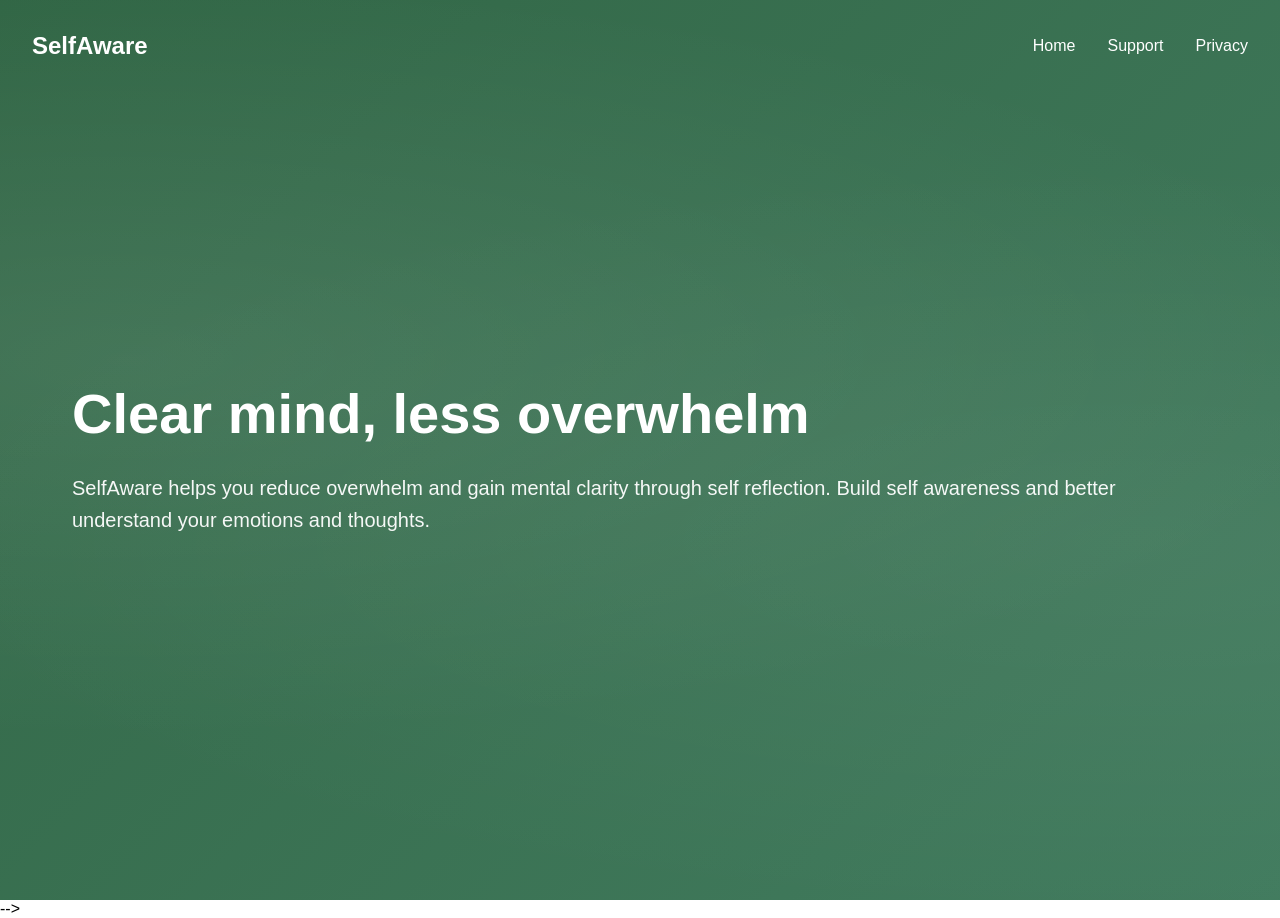
<file: index.html>
<!DOCTYPE html>
<html lang="en">
<head>
    <meta charset="UTF-8">
    <meta name="viewport" content="width=device-width, initial-scale=1.0">
    <title>SelfAware: Emotional Discovery</title>
    <link rel="stylesheet" href="styles.css">
</head>
<body>
    <div class="wave-background">
        <nav> 
            <div class="logo">SelfAware</div>
            <div class="nav-links">
                <a href="index.html">Home</a>
                <a href="support.html">Support</a>
                <a href="privacy.html">Privacy</a>
            </div>
        </nav>

        <div class="hero">
            <div class="hero-content">
                <h1>Clear mind, less overwhelm</h1>
                <p>SelfAware helps you reduce overwhelm and gain mental clarity through self reflection. Build self awareness and better understand your emotions and thoughts.</p>
            </div>

         <!--    <div class="phone-mockup">
                <div class="phone">
                    <div class="phone-screen">
                        <!-- Your App Interface -->
                    </div>
                </div>
            </div> -->
        </div>
    </div>
</body>
</html>
</file>
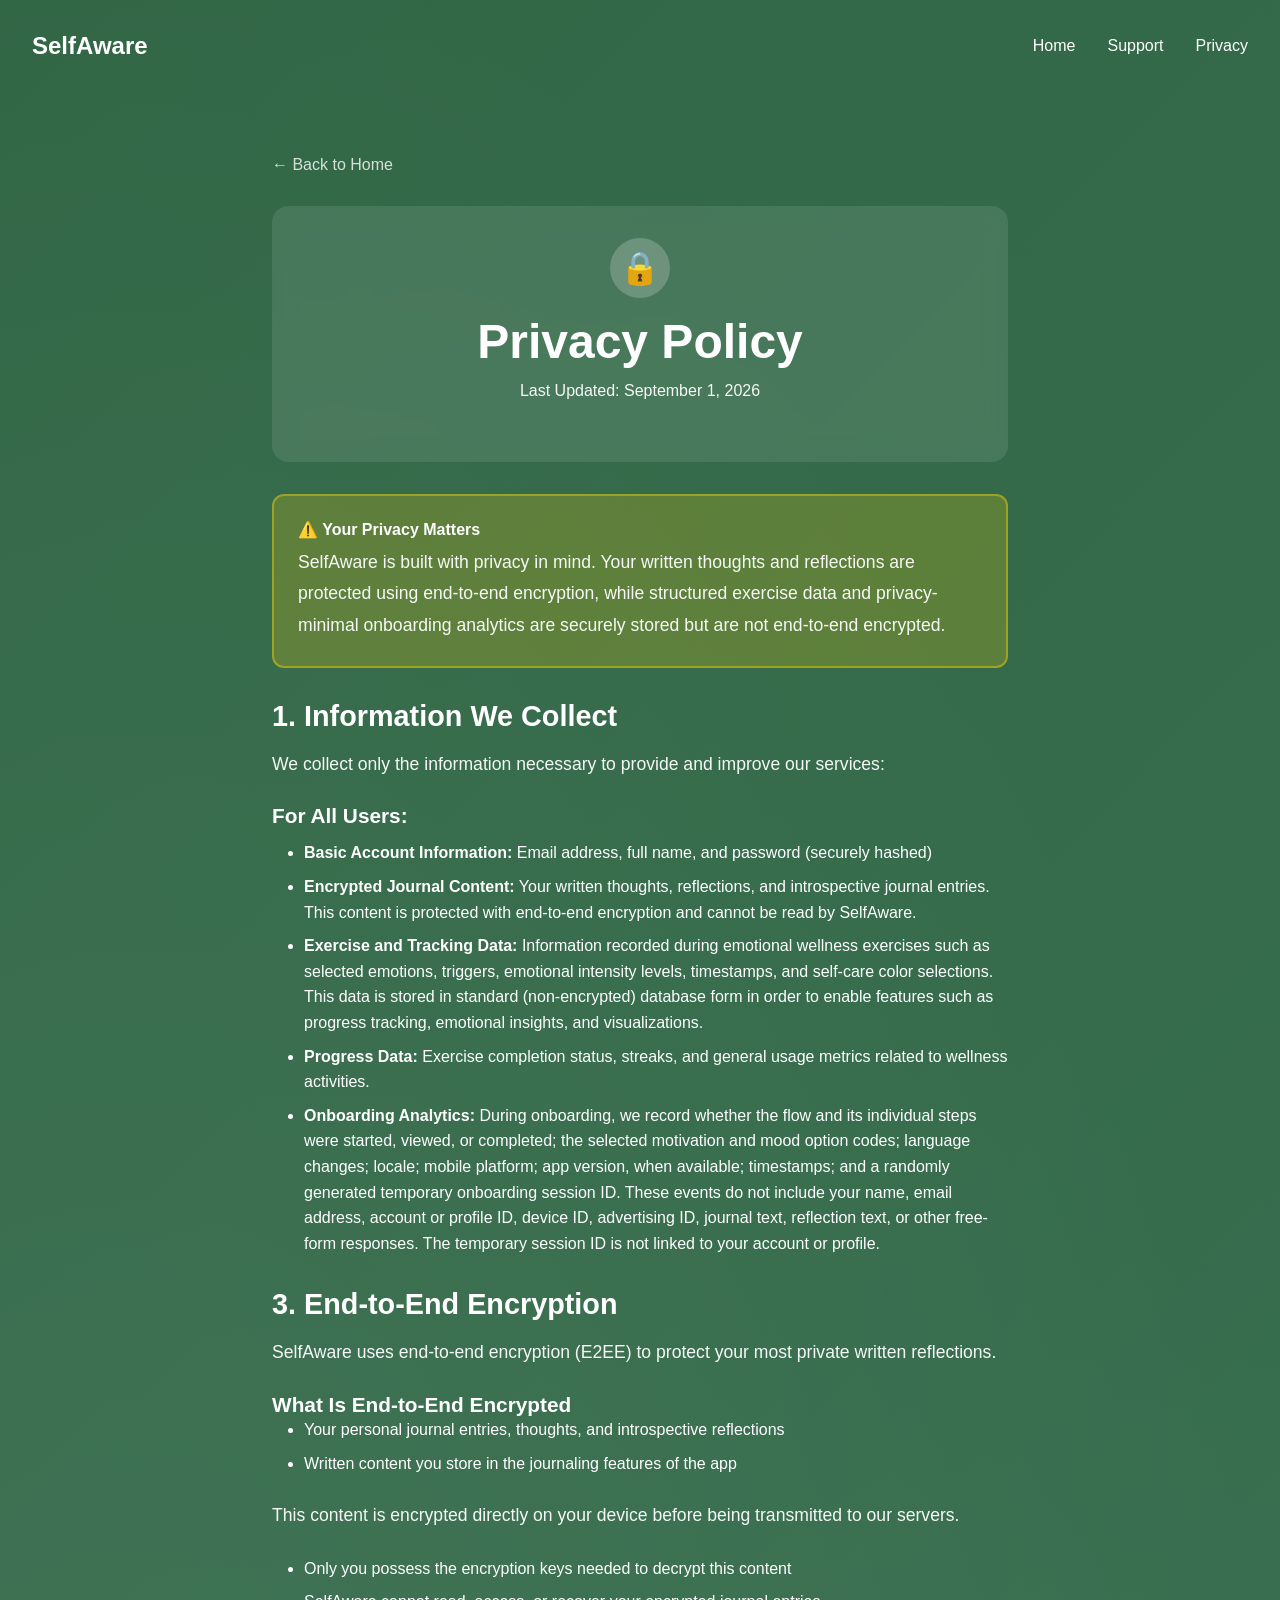
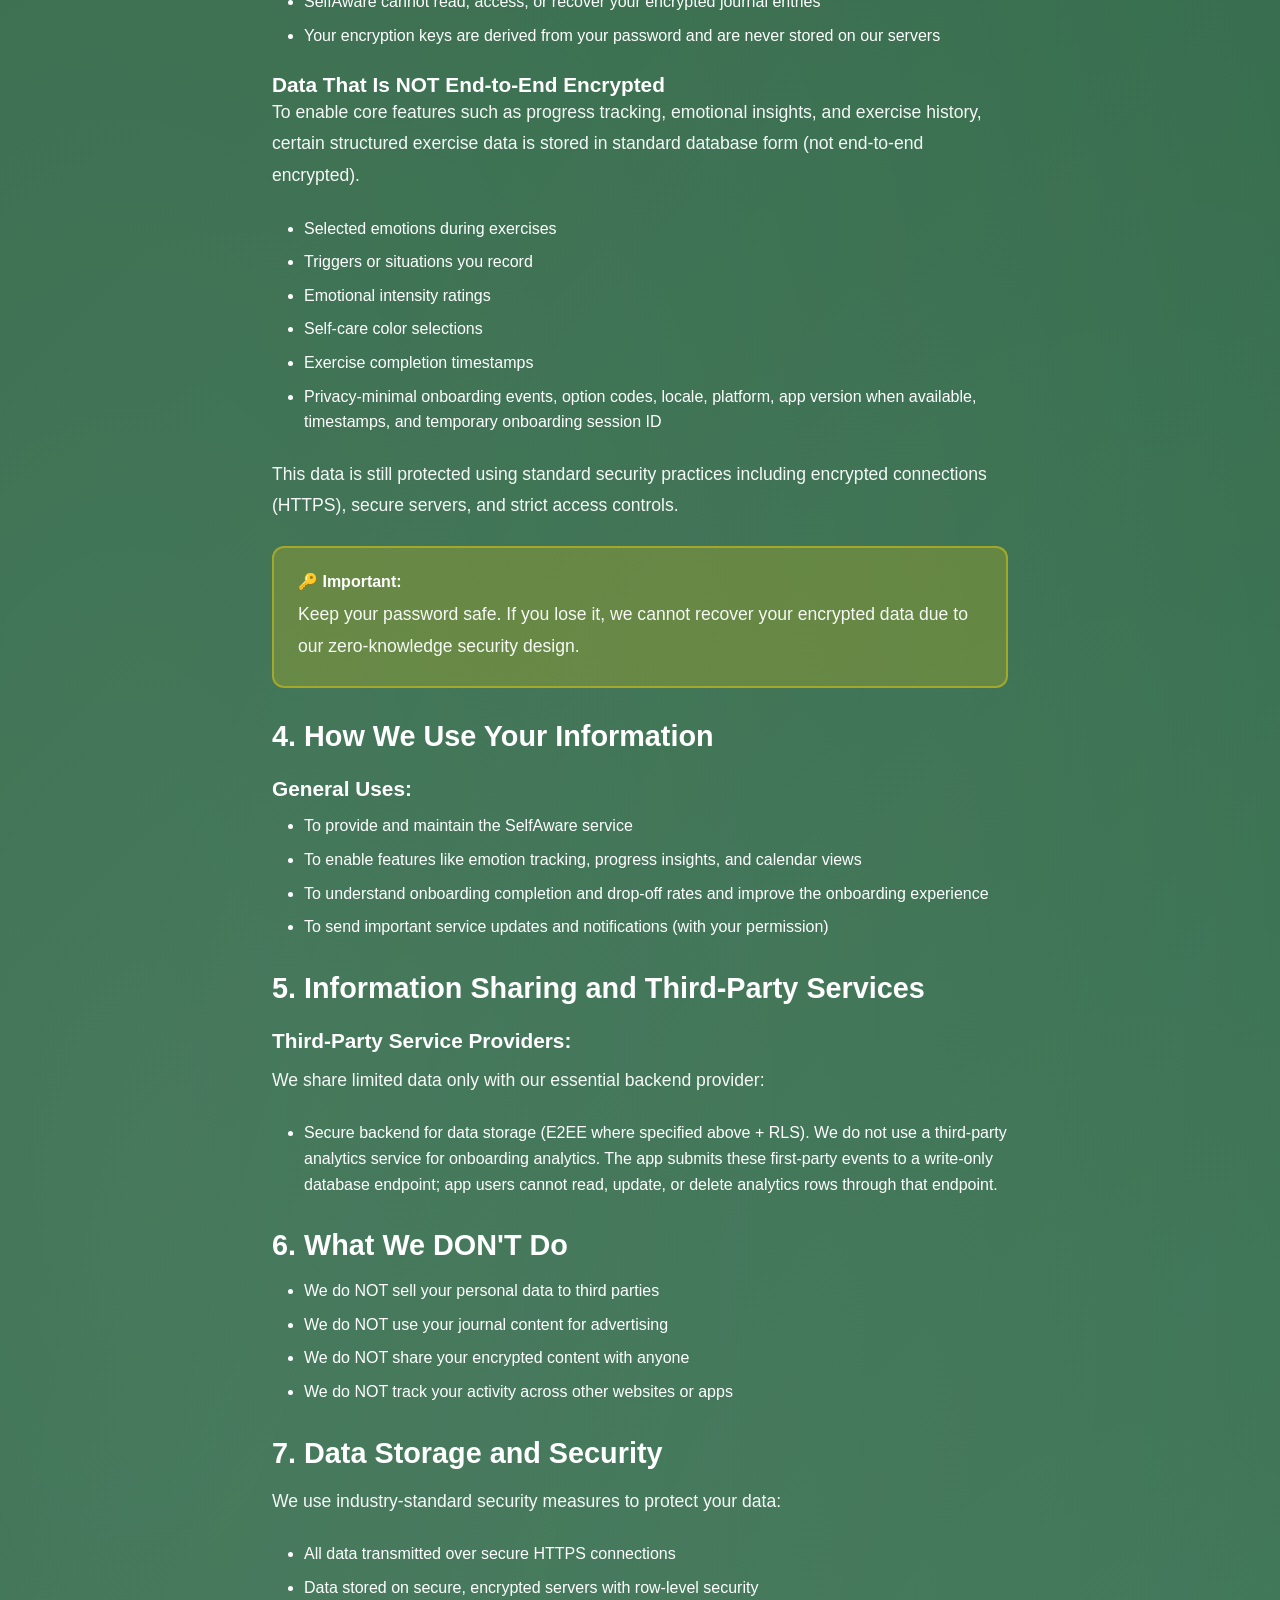
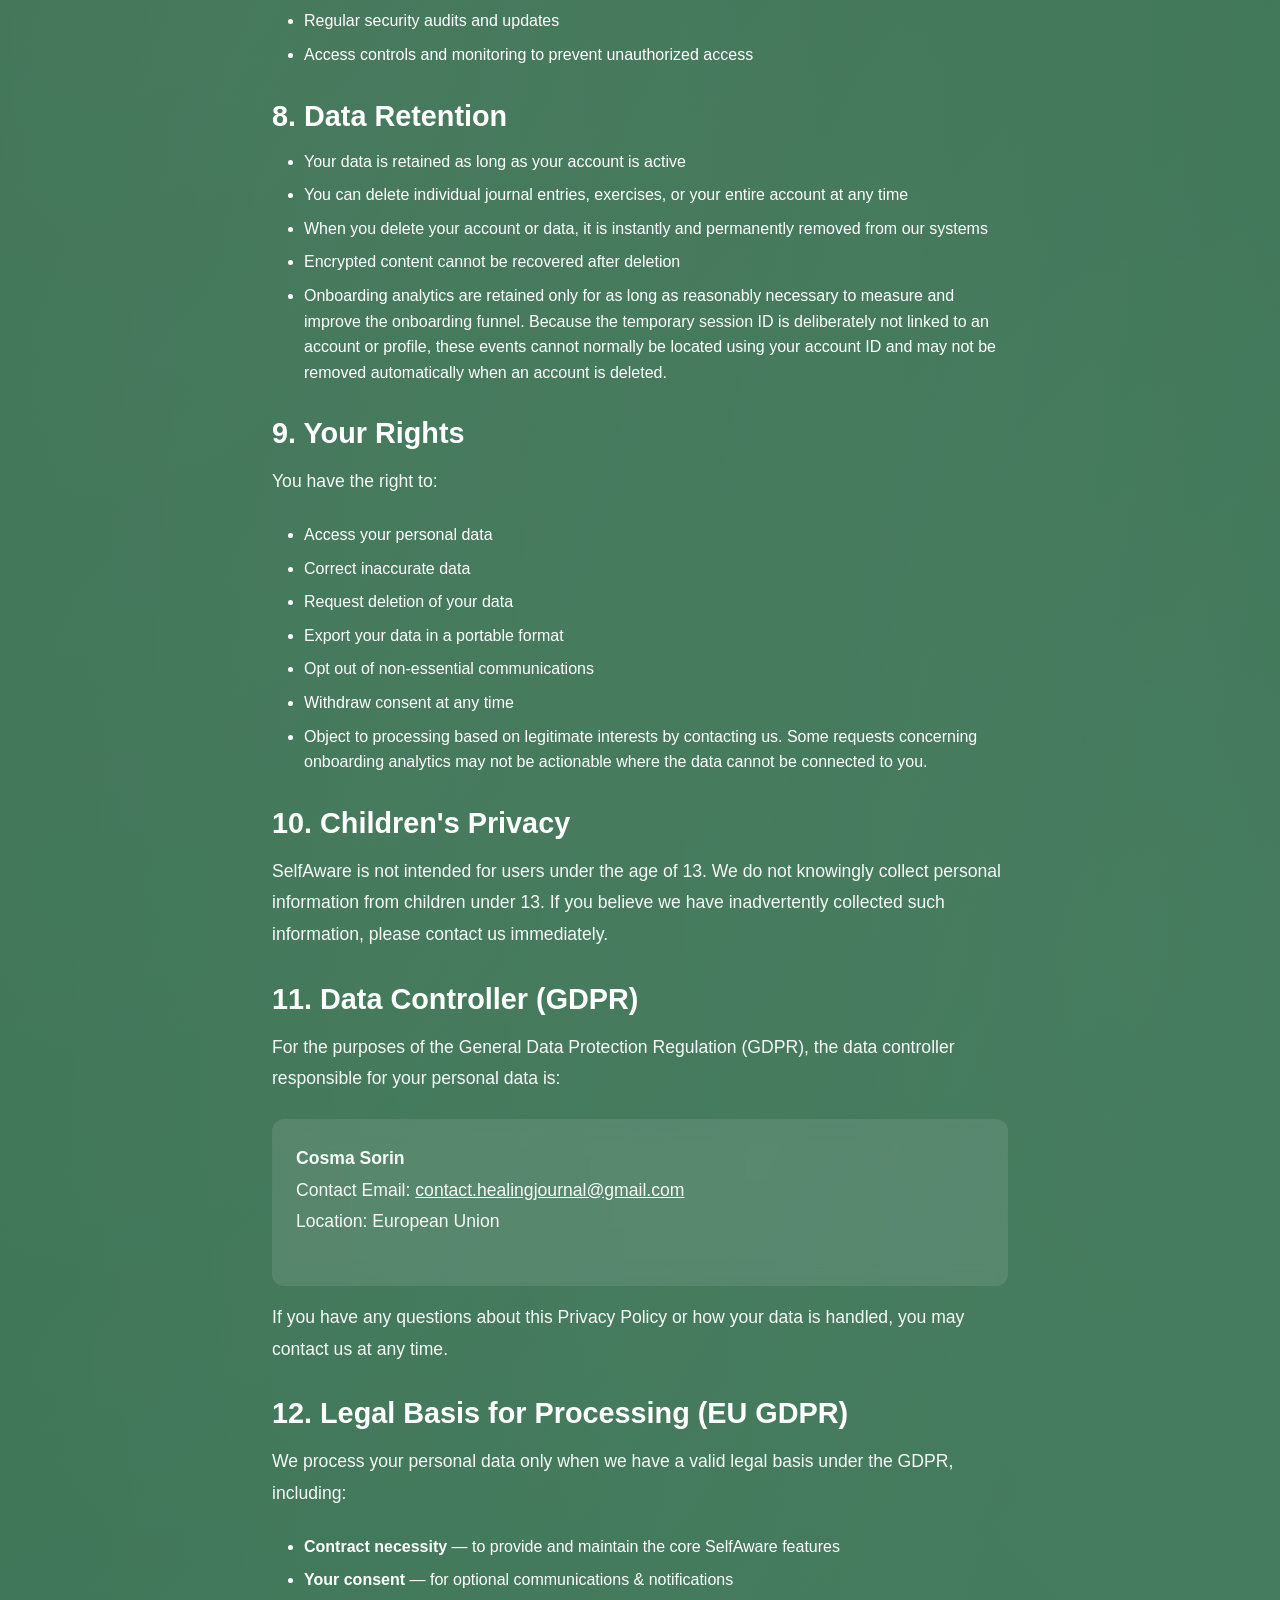
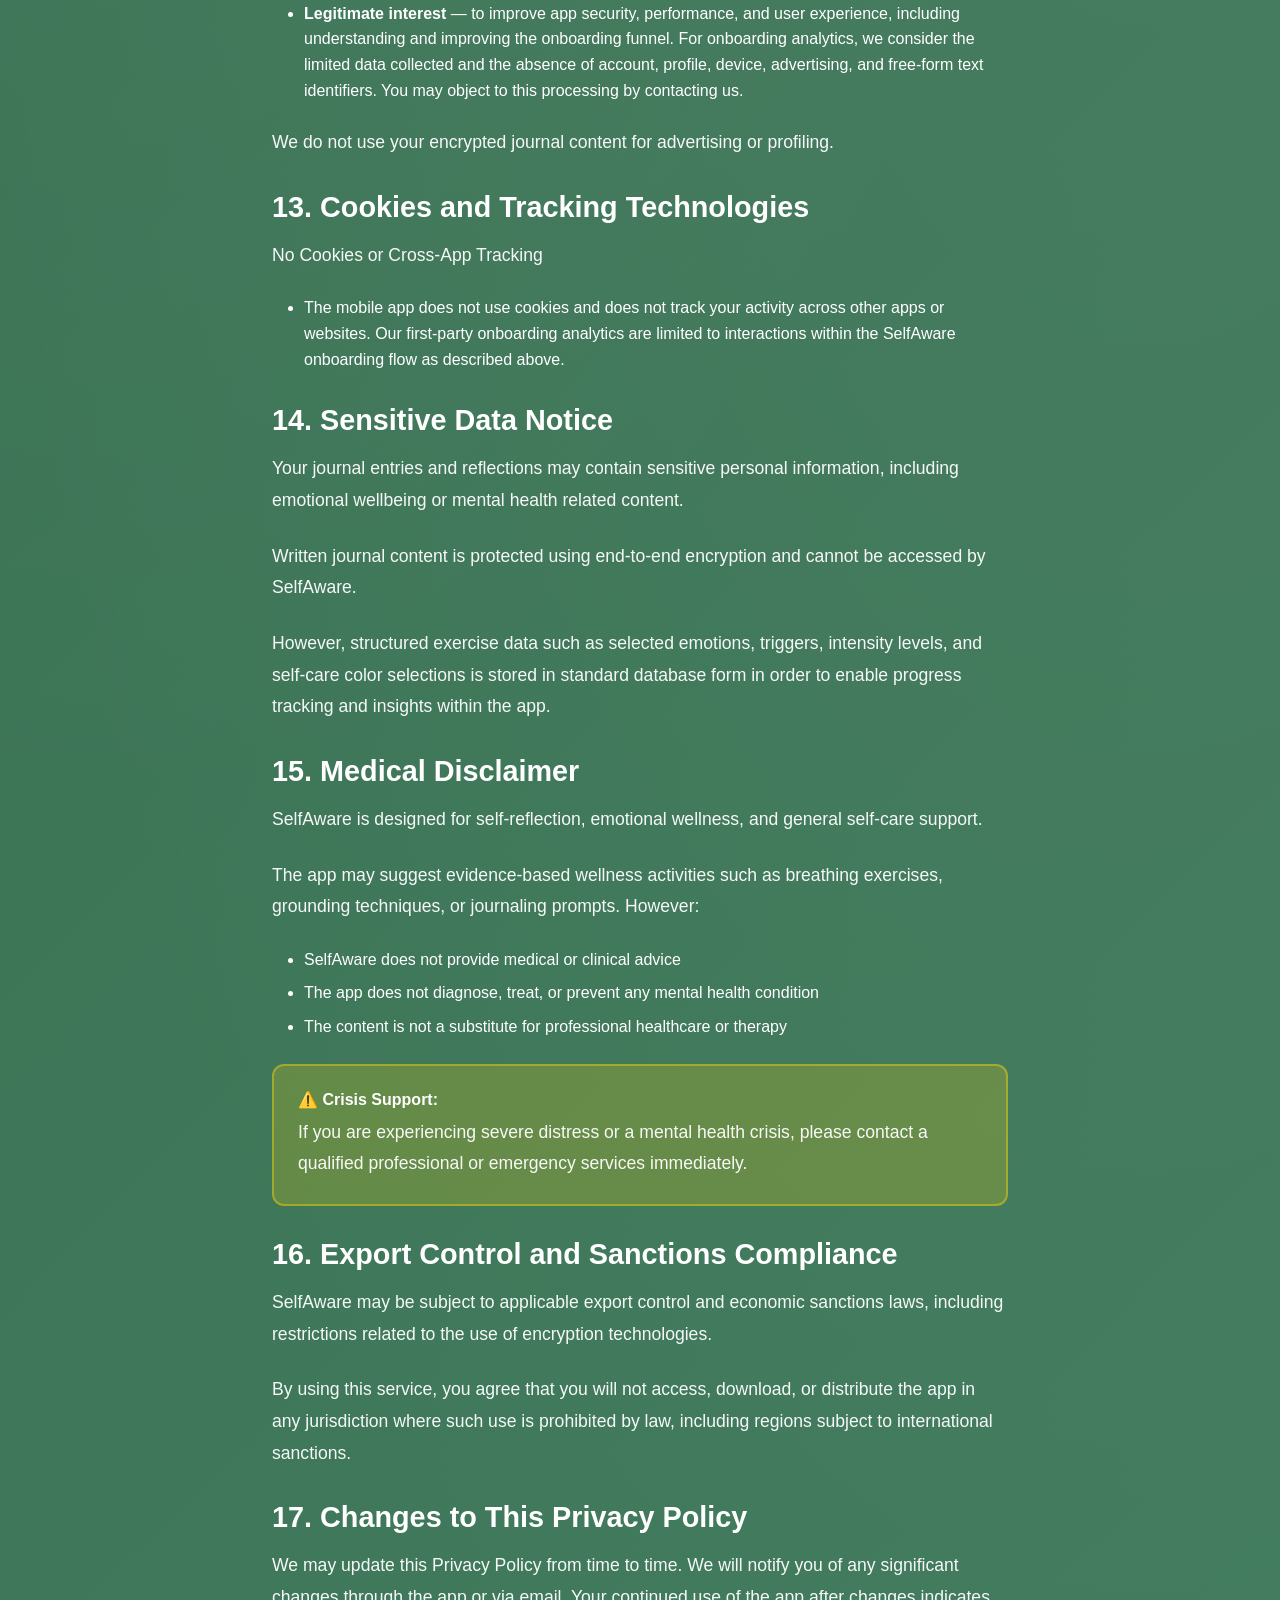
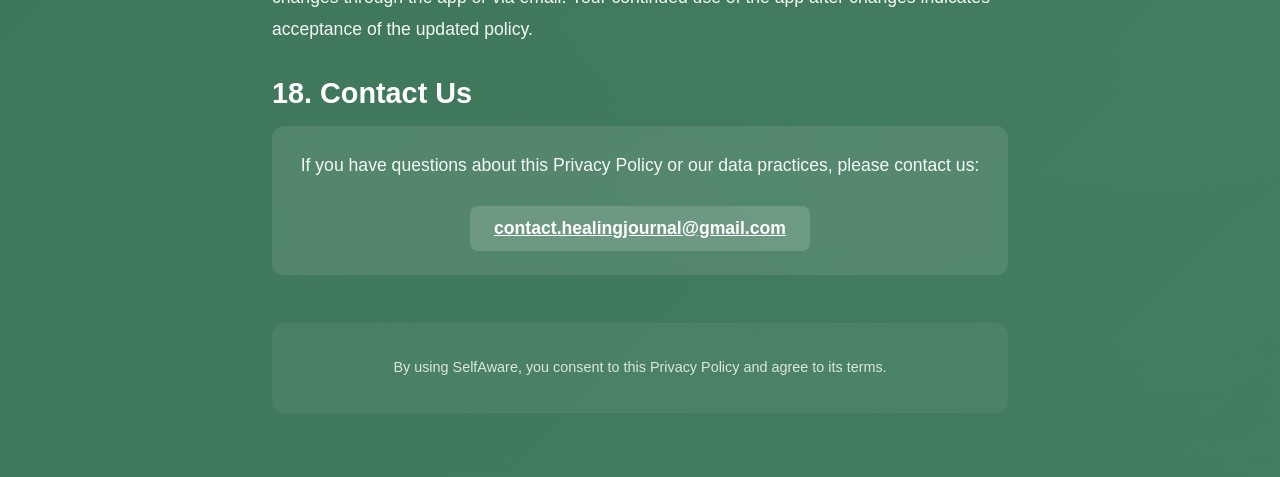
<file: privacy.html>
<!DOCTYPE html>
<html lang="en">
<head>
    <meta charset="UTF-8">
    <meta name="viewport" content="width=device-width, initial-scale=1.0">
    <title>Privacy Policy - SelfAware</title>
    <link rel="stylesheet" href="styles.css">
</head>
<body>
    <div class="wave-background">
        <nav>
            <div class="logo">SelfAware</div>
            <div class="nav-links">
                <a href="index.html">Home</a>
                <a href="support.html">Support</a>
                <a href="privacy.html">Privacy</a>
            </div>
        </nav>

        <div class="content-page">
            <a href="index.html" class="back-link">&larr; Back to Home</a>
            
            <!-- Hero Header -->
            <div style="text-align: center; padding: 2rem; background: rgba(255, 255, 255, 0.1); border-radius: 16px; margin-bottom: 2rem; backdrop-filter: blur(10px);">
                <div style="width: 60px; height: 60px; background: rgba(255, 255, 255, 0.2); border-radius: 50%; display: inline-flex; align-items: center; justify-content: center; margin-bottom: 1rem;">
                    <span style="font-size: 2rem;">🔒</span>
                </div>
                <h1 style="margin-bottom: 0.5rem;">Privacy Policy</h1>
                <p style="font-size: 1rem; opacity: 0.95;">Last Updated: September 1, 2026</p>
            </div>

            <!-- Privacy Notice -->
            <div style="background: rgba(255, 215, 0, 0.2); padding: 1.5rem; border-radius: 12px; margin-bottom: 2rem; border: 2px solid rgba(255, 215, 0, 0.4);">
                <strong style="display: block; margin-bottom: 0.5rem;">⚠️ Your Privacy Matters</strong>
                <p style="margin: 0;">
                SelfAware is built with privacy in mind. Your written thoughts and reflections are protected using end-to-end encryption, while structured exercise data and privacy-minimal onboarding analytics are securely stored but are not end-to-end encrypted.
                </p>
            </div>

            <h2>1. Information We Collect</h2>
            <p>We collect only the information necessary to provide and improve our services:</p>
            
            <h3 style="font-size: 1.3rem; margin-top: 1.5rem; margin-bottom: 0.75rem;">For All Users:</h3>
            <ul>
                <li><strong>Basic Account Information:</strong> Email address, full name, and password (securely hashed)</li>

                <li><strong>Encrypted Journal Content:</strong> Your written thoughts, reflections, and introspective journal entries. This content is protected with end-to-end encryption and cannot be read by SelfAware.</li>

                <li><strong>Exercise and Tracking Data:</strong> Information recorded during emotional wellness exercises such as selected emotions, triggers, emotional intensity levels, timestamps, and self-care color selections. This data is stored in standard (non-encrypted) database form in order to enable features such as progress tracking, emotional insights, and visualizations.</li>

                <li><strong>Progress Data:</strong> Exercise completion status, streaks, and general usage metrics related to wellness activities.</li>

                <li><strong>Onboarding Analytics:</strong> During onboarding, we record whether the flow and its individual steps were started, viewed, or completed; the selected motivation and mood option codes; language changes; locale; mobile platform; app version, when available; timestamps; and a randomly generated temporary onboarding session ID. These events do not include your name, email address, account or profile ID, device ID, advertising ID, journal text, reflection text, or other free-form responses. The temporary session ID is not linked to your account or profile.</li>
            </ul>

            <h2>3. End-to-End Encryption</h2>
            <p>SelfAware uses end-to-end encryption (E2EE) to protect your most private written reflections.</p>

            <h3 style="font-size: 1.3rem; margin-top: 1.5rem;">What Is End-to-End Encrypted</h3>
            <ul>
                <li>Your personal journal entries, thoughts, and introspective reflections</li>
                <li>Written content you store in the journaling features of the app</li>
            </ul>

            <p>This content is encrypted directly on your device before being transmitted to our servers.</p>

            <ul>
                <li>Only you possess the encryption keys needed to decrypt this content</li>
                <li>SelfAware cannot read, access, or recover your encrypted journal entries</li>
                <li>Your encryption keys are derived from your password and are never stored on our servers</li>
            </ul>

            <h3 style="font-size: 1.3rem; margin-top: 1.5rem;">Data That Is NOT End-to-End Encrypted</h3>

            <p>To enable core features such as progress tracking, emotional insights, and exercise history, certain structured exercise data is stored in standard database form (not end-to-end encrypted).</p>

            <ul>
                <li>Selected emotions during exercises</li>
                <li>Triggers or situations you record</li>
                <li>Emotional intensity ratings</li>
                <li>Self-care color selections</li>
                <li>Exercise completion timestamps</li>
                <li>Privacy-minimal onboarding events, option codes, locale, platform, app version when available, timestamps, and temporary onboarding session ID</li>
            </ul>

            <p>This data is still protected using standard security practices including encrypted connections (HTTPS), secure servers, and strict access controls.</p>

            <div style="background: rgba(255, 215, 0, 0.2); padding: 1.5rem; border-radius: 12px; margin: 1.5rem 0; border: 2px solid rgba(255, 215, 0, 0.4);">
                <strong style="display: block; margin-bottom: 0.5rem;">🔑 Important:</strong>
                <p style="margin: 0;">Keep your password safe. If you lose it, we cannot recover your encrypted data due to our zero-knowledge security design.</p>
            </div>

            <h2>4. How We Use Your Information</h2>
            
            <h3 style="font-size: 1.3rem; margin-top: 1.5rem; margin-bottom: 0.75rem;">General Uses:</h3>
            <ul>
                <li>To provide and maintain the SelfAware service</li>
                <li>To enable features like emotion tracking, progress insights, and calendar views</li>
                <li>To understand onboarding completion and drop-off rates and improve the onboarding experience</li>
                <li>To send important service updates and notifications (with your permission)</li>
            </ul>
                <h2>5. Information Sharing and Third-Party Services</h2>
                            
                <h3 style="font-size: 1.3rem; margin-top: 1.5rem; margin-bottom: 0.75rem;">Third-Party Service Providers:</h3>
                <p>We share limited data only with our essential backend provider:</p>
                <ul>
                    <li>Secure backend for data storage (E2EE where specified above + RLS). We do not use a third-party analytics service for onboarding analytics. The app submits these first-party events to a write-only database endpoint; app users cannot read, update, or delete analytics rows through that endpoint.</li>
                </ul>

            <h2>6. What We DON'T Do</h2>
            <ul>
                <li>We do NOT sell your personal data to third parties</li>
                <li>We do NOT use your journal content for advertising</li>
                <li>We do NOT share your encrypted content with anyone</li>
                <li>We do NOT track your activity across other websites or apps</li>
            </ul>

            <h2>7. Data Storage and Security</h2>
            <p>We use industry-standard security measures to protect your data:</p>
            <ul>
                <li>All data transmitted over secure HTTPS connections</li>
                <li>Data stored on secure, encrypted servers with row-level security</li>
                <li>Regular security audits and updates</li>
                <li>Access controls and monitoring to prevent unauthorized access</li>
            </ul>

            <h2>8. Data Retention</h2>
            <ul>
                <li>Your data is retained as long as your account is active</li>
                <li>You can delete individual journal entries, exercises, or your entire account at any time</li>
                <li>When you delete your account or data, it is instantly and permanently removed from our systems</li>
                <li>Encrypted content cannot be recovered after deletion</li>
                <li>Onboarding analytics are retained only for as long as reasonably necessary to measure and improve the onboarding funnel. Because the temporary session ID is deliberately not linked to an account or profile, these events cannot normally be located using your account ID and may not be removed automatically when an account is deleted.</li>
            </ul>

            <h2>9. Your Rights</h2>
            <p>You have the right to:</p>
            <ul>
                <li>Access your personal data</li>
                <li>Correct inaccurate data</li>
                <li>Request deletion of your data</li>
                <li>Export your data in a portable format</li>
                <li>Opt out of non-essential communications</li>
                <li>Withdraw consent at any time</li>
                <li>Object to processing based on legitimate interests by contacting us. Some requests concerning onboarding analytics may not be actionable where the data cannot be connected to you.</li>
            </ul>

            <h2>10. Children's Privacy</h2>
            <p>SelfAware is not intended for users under the age of 13. We do not knowingly collect personal information from children under 13. If you believe we have inadvertently collected such information, please contact us immediately.</p>

            <h2>11. Data Controller (GDPR)</h2>
            <p>For the purposes of the General Data Protection Regulation (GDPR), the data controller responsible for your personal data is:</p>
            <div style="background: rgba(255, 255, 255, 0.1); padding: 1.5rem; border-radius: 12px; margin: 1rem 0; backdrop-filter: blur(10px);">
                <p><strong>Cosma Sorin</strong><br>
                Contact Email: <a href="mailto:contact.healingjournal@gmail.com" style="color: white; text-decoration: underline;">contact.healingjournal@gmail.com</a><br>
                Location: European Union</p>
            </div>
            <p>If you have any questions about this Privacy Policy or how your data is handled, you may contact us at any time.</p>

            <h2>12. Legal Basis for Processing (EU GDPR)</h2>
            <p>We process your personal data only when we have a valid legal basis under the GDPR, including:</p>
            <ul>
                <li><strong>Contract necessity</strong> — to provide and maintain the core SelfAware features</li>
                <li><strong>Your consent</strong> — for optional communications & notifications</li>
                <li><strong>Legitimate interest</strong> — to improve app security, performance, and user experience, including understanding and improving the onboarding funnel. For onboarding analytics, we consider the limited data collected and the absence of account, profile, device, advertising, and free-form text identifiers. You may object to this processing by contacting us.</li>
            </ul>
            <p>We do not use your encrypted journal content for advertising or profiling.</p>

            <h2>13. Cookies and Tracking Technologies</h2>
            <p>No Cookies or Cross-App Tracking</p>
            <ul>
                <li>The mobile app does not use cookies and does not track your activity across other apps or websites. Our first-party onboarding analytics are limited to interactions within the SelfAware onboarding flow as described above.</li>
            </ul>

            <h2>14. Sensitive Data Notice</h2>
            <p>Your journal entries and reflections may contain sensitive personal information, including emotional wellbeing or mental health related content.</p>

            <p>Written journal content is protected using end-to-end encryption and cannot be accessed by SelfAware.</p>

            <p>However, structured exercise data such as selected emotions, triggers, intensity levels, and self-care color selections is stored in standard database form in order to enable progress tracking and insights within the app.</p>

            <h2>15. Medical Disclaimer</h2>
            <p>SelfAware is designed for self-reflection, emotional wellness, and general self-care support.</p>
            <p>The app may suggest evidence-based wellness activities such as breathing exercises, grounding techniques, or journaling prompts. However:</p>
            <ul>
                <li>SelfAware does not provide medical or clinical advice</li>
                <li>The app does not diagnose, treat, or prevent any mental health condition</li>
                <li>The content is not a substitute for professional healthcare or therapy</li>
            </ul>
            <div style="background: rgba(255, 215, 0, 0.2); padding: 1.5rem; border-radius: 12px; margin: 1.5rem 0; border: 2px solid rgba(255, 215, 0, 0.4);">
                <strong style="display: block; margin-bottom: 0.5rem;">⚠️ Crisis Support:</strong>
                <p style="margin: 0;">If you are experiencing severe distress or a mental health crisis, please contact a qualified professional or emergency services immediately.</p>
            </div>

            <h2>16. Export Control and Sanctions Compliance</h2>
            <p>SelfAware may be subject to applicable export control and economic sanctions laws, including restrictions related to the use of encryption technologies.</p>
            <p>By using this service, you agree that you will not access, download, or distribute the app in any jurisdiction where such use is prohibited by law, including regions subject to international sanctions.</p>

            <h2>17. Changes to This Privacy Policy</h2>
            <p>We may update this Privacy Policy from time to time. We will notify you of any significant changes through the app or via email. Your continued use of the app after changes indicates acceptance of the updated policy.</p>

            <h2>18. Contact Us</h2>
            <div style="background: rgba(255, 255, 255, 0.1); padding: 1.5rem; border-radius: 12px; margin-top: 1rem; text-align: center; backdrop-filter: blur(10px);">
                <p style="margin-bottom: 1rem;">If you have questions about this Privacy Policy or our data practices, please contact us:</p>
                <a href="mailto:contact.healingjournal@gmail.com" style="
  color: white;
  font-size: 1.1rem;
  font-weight: 600;
  text-decoration: underline;
  display: inline-block;
  margin-top: 0.5rem;
  padding: 0.75rem 1.5rem;
  background: rgba(255, 255, 255, 0.15);
  border-radius: 8px;
  transition: all 0.3s;

  /* Enable text wrapping on mobile */
  width: 100%;
  max-width: fit-content;
  word-wrap: break-word;
  overflow-wrap: break-word;
  word-break: break-word;
">
  contact.healingjournal@gmail.com
</a>

            </div>

            <div style="margin-top: 3rem; padding: 2rem; background: rgba(255, 255, 255, 0.05); border-radius: 12px; text-align: center;">
                <p style="margin: 0; font-size: 0.9rem; opacity: 0.8;">By using SelfAware, you consent to this Privacy Policy and agree to its terms.</p>
            </div>
        </div>
    </div>
</body>
</html>
</file>
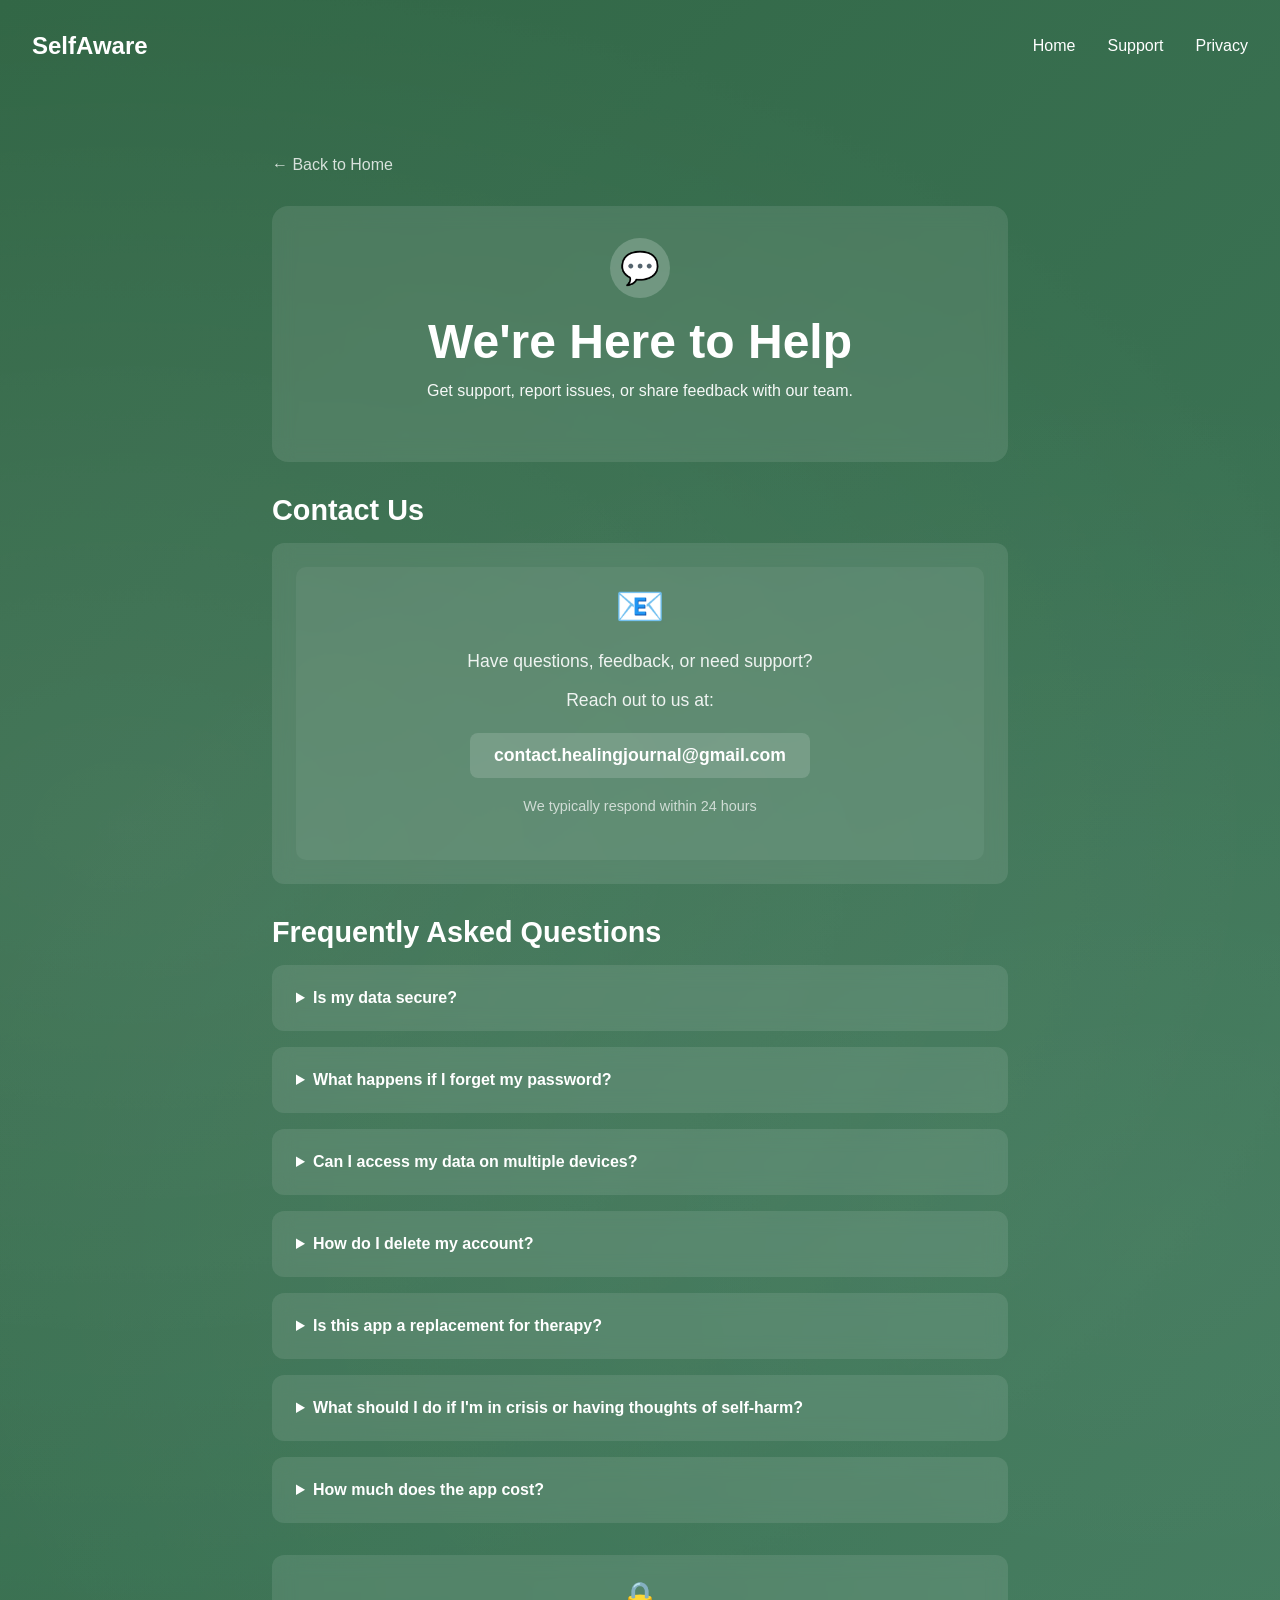
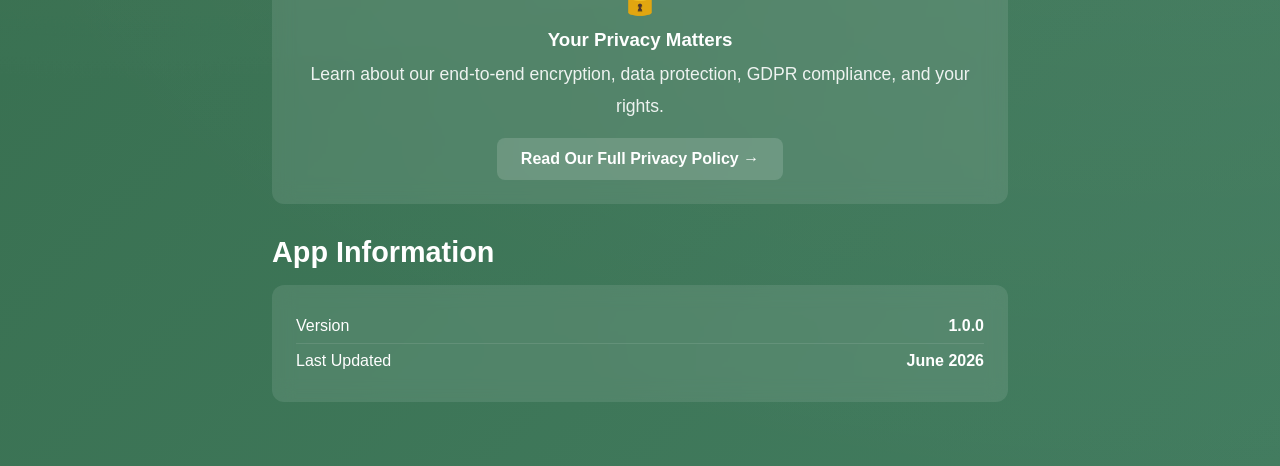
<file: support.html>
<!DOCTYPE html>
<html lang="en">
<head>
    <meta charset="UTF-8">
    <meta name="viewport" content="width=device-width, initial-scale=1.0">
    <title>Support - SelfAware</title>
    <link rel="stylesheet" href="styles.css">
</head>
<body>
    <div class="wave-background">
        <nav>
            <div class="logo">SelfAware</div>
            <div class="nav-links">
                <a href="index.html">Home</a>
                <a href="support.html">Support</a>
                <a href="privacy.html">Privacy</a>
            </div>
        </nav>

        <div class="content-page">
            <a href="index.html" class="back-link">&larr; Back to Home</a>
            
            <!-- Hero Header -->
            <div style="text-align: center; padding: 2rem; background: rgba(255, 255, 255, 0.1); border-radius: 16px; margin-bottom: 2rem; backdrop-filter: blur(10px);">
                <div style="width: 60px; height: 60px; background: rgba(255, 255, 255, 0.2); border-radius: 50%; display: inline-flex; align-items: center; justify-content: center; margin-bottom: 1rem;">
                    <span style="font-size: 2rem;">💬</span>
                </div>
                <h1 style="margin-bottom: 0.5rem;">We're Here to Help</h1>
                <p style="font-size: 1rem; opacity: 0.95;">Get support, report issues, or share feedback with our team.</p>
            </div>

            <!-- Contact Us Section -->
            <h2>Contact Us</h2>
            <div style="background: rgba(255, 255, 255, 0.1); padding: 1.5rem; border-radius: 12px; margin-bottom: 2rem; backdrop-filter: blur(10px);">
                <div style="padding: 1rem; background: rgba(255, 255, 255, 0.05); border-radius: 10px; text-align: center;">
                    <span style="font-size: 2.5rem; display: block; margin-bottom: 1rem;">📧</span>
                    <p style="margin: 0.5rem 0; opacity: 0.9;">Have questions, feedback, or need support?</p>
                    <p style="margin: 0.5rem 0; opacity: 0.9;">Reach out to us at:</p>
                    <a
  href="mailto:contact.healingjournal@gmail.com"
  style="
    color: white;
    font-size: 1.1rem;
    font-weight: 600;
    text-decoration: none;

    display: inline-block;
    margin-top: 0.5rem;
    padding: 0.75rem 1.5rem;
    background: rgba(255, 255, 255, 0.15);
    border-radius: 8px;
    transition: all 0.3s;

    /* Wrap text on mobile */
    width: 100%;
    max-width: fit-content;
    word-wrap: break-word;
    word-break: break-word;
    overflow-wrap: break-word;
  "
>
  contact.healingjournal@gmail.com
</a>
                    <p style="margin-top: 1rem; font-size: 0.9rem; opacity: 0.7;">We typically respond within 24 hours</p>
                </div>
            </div>

            <!-- FAQ Section -->
            <h2>Frequently Asked Questions</h2>
            
            <details style="background: rgba(255, 255, 255, 0.1); padding: 1rem 1.5rem; border-radius: 12px; margin-bottom: 1rem; backdrop-filter: blur(10px); cursor: pointer;">
                <summary style="font-weight: 600; font-size: 1rem; margin: 0.5rem 0; cursor: pointer;">Is my data secure?</summary>
                <p style="margin-top: 1rem; padding-top: 1rem; border-top: 1px solid rgba(255, 255, 255, 0.1);">Yes! We use end-to-end encryption (E2EE) for all your sensitive data. Your thoughts are encrypted on your device before reaching our servers. Only you can decrypt and read this content. <a href="privacy.html" style="color: white; text-decoration: underline;">Learn more in our Privacy Policy</a>.</p>
            </details>

            <details style="background: rgba(255, 255, 255, 0.1); padding: 1rem 1.5rem; border-radius: 12px; margin-bottom: 1rem; backdrop-filter: blur(10px); cursor: pointer;">
                <summary style="font-weight: 600; font-size: 1rem; margin: 0.5rem 0; cursor: pointer;">What happens if I forget my password?</summary>
                <p style="margin-top: 1rem; padding-top: 1rem; border-top: 1px solid rgba(255, 255, 255, 0.1);">Due to our end-to-end encryption, we cannot recover your encrypted data if you forget your password. Please store your password securely. You can create a new account, but previous encrypted data will be inaccessible.</p>
            </details>

            <details style="background: rgba(255, 255, 255, 0.1); padding: 1rem 1.5rem; border-radius: 12px; margin-bottom: 1rem; backdrop-filter: blur(10px); cursor: pointer;">
                <summary style="font-weight: 600; font-size: 1rem; margin: 0.5rem 0; cursor: pointer;">Can I access my data on multiple devices?</summary>
                <p style="margin-top: 1rem; padding-top: 1rem; border-top: 1px solid rgba(255, 255, 255, 0.1);">Yes! Log in with the same account on any device, and your encrypted data will sync automatically. You'll need to enter your password on each device to decrypt your data.</p>
            </details>

            <details style="background: rgba(255, 255, 255, 0.1); padding: 1rem 1.5rem; border-radius: 12px; margin-bottom: 1rem; backdrop-filter: blur(10px); cursor: pointer;">
                <summary style="font-weight: 600; font-size: 1rem; margin: 0.5rem 0; cursor: pointer;">How do I delete my account?</summary>
                <p style="margin-top: 1rem; padding-top: 1rem; border-top: 1px solid rgba(255, 255, 255, 0.1);">Open Profile menu → Account Settings → Delete Account. Your account and all data will be permanently deleted immediately.</p>
            </details>

            <details style="background: rgba(255, 255, 255, 0.1); padding: 1rem 1.5rem; border-radius: 12px; margin-bottom: 1rem; backdrop-filter: blur(10px); cursor: pointer;">
                <summary style="font-weight: 600; font-size: 1rem; margin: 0.5rem 0; cursor: pointer;">Is this app a replacement for therapy?</summary>
                <div style="margin-top: 1rem; padding-top: 1rem; border-top: 1px solid rgba(255, 255, 255, 0.1);">
                    <p style="margin-bottom: 1rem;"><strong>No. SelfAware is NOT a substitute for professional therapy or mental health treatment.</strong></p>
                    <p style="margin-bottom: 0.5rem;">This app is designed as a supportive tool for:</p>
                    <ul style="margin: 0.5rem 0 1rem 1.5rem;">
                        <li>Self-reflection and journaling</li>
                        <li>Emotion tracking and awareness</li>
                        <li>Evidence-based wellness activities (breathing exercises, grounding techniques)</li>
                        <li>Self-care routines</li>
                    </ul>
                    <p style="margin-bottom: 1rem;"><strong>What this app does NOT do:</strong></p>
                    <ul style="margin: 0.5rem 0 1rem 1.5rem;">
                        <li>Provide medical or clinical advice</li>
                        <li>Diagnose mental health conditions</li>
                        <li>Treat or cure mental health disorders</li>
                        <li>Replace professional therapy or counseling</li>
                    </ul>
                    <p style="background: rgba(255, 215, 0, 0.2); padding: 0.75rem; border-radius: 8px; border-left: 4px solid rgba(255, 215, 0, 0.6); margin: 0;"><strong>⚠️ If you're experiencing severe symptoms, please consult a licensed mental health professional.</strong></p>
                </div>
            </details>

            <details style="background: rgba(255, 255, 255, 0.1); padding: 1rem 1.5rem; border-radius: 12px; margin-bottom: 1rem; backdrop-filter: blur(10px); cursor: pointer;">
                <summary style="font-weight: 600; font-size: 1rem; margin: 0.5rem 0; cursor: pointer;">What should I do if I'm in crisis or having thoughts of self-harm?</summary>
                <div style="margin-top: 1rem; padding-top: 1rem; border-top: 1px solid rgba(255, 255, 255, 0.1);">
                    <p style="background: rgba(220, 38, 38, 0.15); padding: 1rem; border-radius: 8px; border-left: 4px solid rgba(220, 38, 38, 0.6); margin-bottom: 1rem;"><strong>🚨 If you are experiencing a mental health crisis, suicidal thoughts, or thoughts of self-harm, please seek immediate help. This app is not designed for crisis intervention.</strong></p>
                    
                    <p style="margin-bottom: 1rem; font-weight: 600;">Please contact one of these resources immediately:</p>
                    
                    <div style="background: rgba(255, 255, 255, 0.05); padding: 1rem; border-radius: 8px; margin-bottom: 1rem;">
                        <p style="margin: 0 0 0.75rem 0; font-weight: 600;">🌍 International Crisis Hotlines:</p>
                        <ul style="margin: 0; padding-left: 1.5rem; line-height: 1.8;">
                            <li><strong>USA:</strong> 988 Suicide & Crisis Lifeline (call or text 988) or call 1-800-273-8255</li>
                            <li><strong>UK:</strong> Samaritans - 116 123 (free 24/7)</li>
                            <li><strong>Canada:</strong> Talk Suicide Canada - 1-833-456-4566 (24/7)</li>
                            <li><strong>Australia:</strong> Lifeline - 13 11 14 (24/7)</li>
                            <li><strong>EU:</strong> 112 (emergency services)</li>
                            <li><strong>International:</strong> <a href="https://findahelpline.com" style="color: white; text-decoration: underline;" target="_blank">findahelpline.com</a></li>
                        </ul>
                    </div>

                    <div style="background: rgba(255, 255, 255, 0.05); padding: 1rem; border-radius: 8px;">
                        <p style="margin: 0;"><strong>📞 Emergency Services:</strong> Call your local emergency number (911, 112, 999, etc.) or go to your nearest emergency room if you are in immediate danger.</p>
                    </div>
                </div>
            </details>

            <details style="background: rgba(255, 255, 255, 0.1); padding: 1rem 1.5rem; border-radius: 12px; margin-bottom: 2rem; backdrop-filter: blur(10px); cursor: pointer;">
                <summary style="font-weight: 600; font-size: 1rem; margin: 0.5rem 0; cursor: pointer;">How much does the app cost?</summary>
                <p style="margin-top: 1rem; padding-top: 1rem; border-top: 1px solid rgba(255, 255, 255, 0.1);">The app is currently free during our initial launch period. We may introduce premium features in the future, but core functionality will remain accessible.</p>
            </details>

            <!-- Privacy Link -->
            <div style="background: rgba(255, 255, 255, 0.1); padding: 1.5rem; border-radius: 12px; margin-bottom: 2rem; backdrop-filter: blur(10px); text-align: center;">
                <span style="font-size: 2rem; display: block; margin-bottom: 0.75rem;">🔒</span>
                <h3 style="margin-bottom: 0.5rem;">Your Privacy Matters</h3>
                <p style="margin-bottom: 1rem; opacity: 0.9;">Learn about our end-to-end encryption, data protection, GDPR compliance, and your rights.</p>
                <a href="privacy.html" style="color: white; font-size: 1rem; font-weight: 600; text-decoration: none; display: inline-block; padding: 0.75rem 1.5rem; background: rgba(255, 255, 255, 0.15); border-radius: 8px; transition: all 0.3s;">
                    Read Our Full Privacy Policy →
                </a>
            </div>

            <!-- App Info -->
            <h2>App Information</h2>
            <div style="background: rgba(255, 255, 255, 0.1); padding: 1.5rem; border-radius: 12px; backdrop-filter: blur(10px);">
                <div style="display: flex; justify-content: space-between; padding: 0.5rem 0; border-bottom: 1px solid rgba(255, 255, 255, 0.1);">
                    <span>Version</span>
                    <strong>1.0.0</strong>
                </div>
                <div style="display: flex; justify-content: space-between; padding: 0.5rem 0;">
                    <span>Last Updated</span>
                    <strong>June 2026</strong>
                </div>
            </div>
        </div>
    </div>
</body>
</html>
</file>
<file: styles.css>
* {
    margin: 0;
    padding: 0;
    box-sizing: border-box;
}

body {
    font-family: -apple-system, BlinkMacSystemFont, 'Segoe UI', Roboto, Oxygen, Ubuntu, Cantarell, sans-serif;
    overflow-x: hidden;
}

/* Wave Background */
.wave-background {
    position: relative;
    width: 100%;
    min-height: 100vh;
    background: linear-gradient(135deg, #316645 0%, #427C5F 100%);
    overflow: hidden;
}

.wave-background::before {
    content: '';
    position: absolute;
    width: 200%;
    height: 100%;
    top: 0;
    left: -50%;
    background: 
        radial-gradient(ellipse at 30% 40%, rgba(255, 255, 255, 0.08) 0%, transparent 50%),
        radial-gradient(ellipse at 70% 60%, rgba(255, 255, 255, 0.05) 0%, transparent 50%);
    animation: wave 20s ease-in-out infinite;
}

@keyframes wave {
    0%, 100% { transform: translateX(0) translateY(0); }
    50% { transform: translateX(-25%) translateY(-10px); }
}

/* Navigation */
nav {
    position: relative;
    z-index: 100;
    padding: 2rem;
    display: flex;
    justify-content: space-between;
    align-items: center;
}

.logo {
    font-size: 1.5rem;
    font-weight: 700;
    color: white;
}

.nav-links {
    display: flex;
    gap: 2rem;
}

.nav-links a {
    color: white;
    text-decoration: none;
    font-weight: 500;
    transition: opacity 0.3s;
}

.nav-links a:hover {
    opacity: 0.8;
}

/* Hero Section */
.hero {
    position: relative;
    z-index: 10;
    display: flex;
    align-items: center;
    justify-content: center;
    padding: 2rem;
    gap: 4rem;
    max-width: 1200px;
    margin: 0 auto;
    min-height: calc(100vh - 120px);
}

.hero-content {
    flex: 1;
    color: white;
}

.hero-content h1 {
    font-size: 3.5rem;
    margin-bottom: 1.5rem;
    line-height: 1.2;
}

.hero-content p {
    font-size: 1.25rem;
    margin-bottom: 3rem;
    opacity: 0.95;
    line-height: 1.6;
}

/* Phone Mockup */
.phone-mockup {
    flex: 1;
    display: flex;
    justify-content: center;
    align-items: center;
}

.phone {
    width: 280px;
    height: 570px;
    background: #1a1a1a;
    border-radius: 40px;
    padding: 12px;
    box-shadow: 0 20px 60px rgba(0, 0, 0, 0.3);
    position: relative;
}

.phone::before {
    content: '';
    position: absolute;
    top: 12px;
    left: 50%;
    transform: translateX(-50%);
    width: 100px;
    height: 25px;
    background: #1a1a1a;
    border-radius: 0 0 20px 20px;
    z-index: 2;
}

.phone-screen {
    width: 100%;
    height: 100%;
    background-image: url('login.png');
    background-size: cover;
    background-position: center;
    background-repeat: no-repeat;
    border-radius: 32px;
}

/* Content Pages */
.content-page {
    position: relative;
    z-index: 10;
    max-width: 800px;
    margin: 0 auto;
    padding: 4rem 2rem;
    color: white;
}

.content-page h1 {
    font-size: 3rem;
    margin-bottom: 2rem;
}

.content-page h2 {
    font-size: 1.8rem;
    margin-top: 2rem;
    margin-bottom: 1rem;
}

.content-page p {
    font-size: 1.1rem;
    line-height: 1.8;
    margin-bottom: 1.5rem;
    opacity: 0.95;
}

.content-page ul {
    margin-left: 2rem;
    margin-bottom: 1.5rem;
}

.content-page li {
    margin-bottom: 0.5rem;
    line-height: 1.6;
}

.back-link {
    display: inline-block;
    margin-bottom: 2rem;
    color: white;
    text-decoration: none;
    opacity: 0.8;
    transition: opacity 0.3s;
}

.back-link:hover {
    opacity: 1;
}

/* Mobile Responsive */
@media (max-width: 768px) {
    .hero {
        flex-direction: column;
        gap: 3rem;
        padding-top: 2rem;
    }

    .hero-content h1 {
        font-size: 2.5rem;
    }

    .hero-content p {
        font-size: 1.1rem;
    }

    .phone {
        width: 240px;
        height: 490px;
    }

    .nav-links {
        gap: 1rem;
    }

    nav {
        padding: 1.5rem;
    }

    .content-page {
        padding: 2rem 1.5rem;
    }

    .content-page h1 {
        font-size: 2rem;
    }

    .content-page h2 {
        font-size: 1.5rem;
    }
}
</file>
